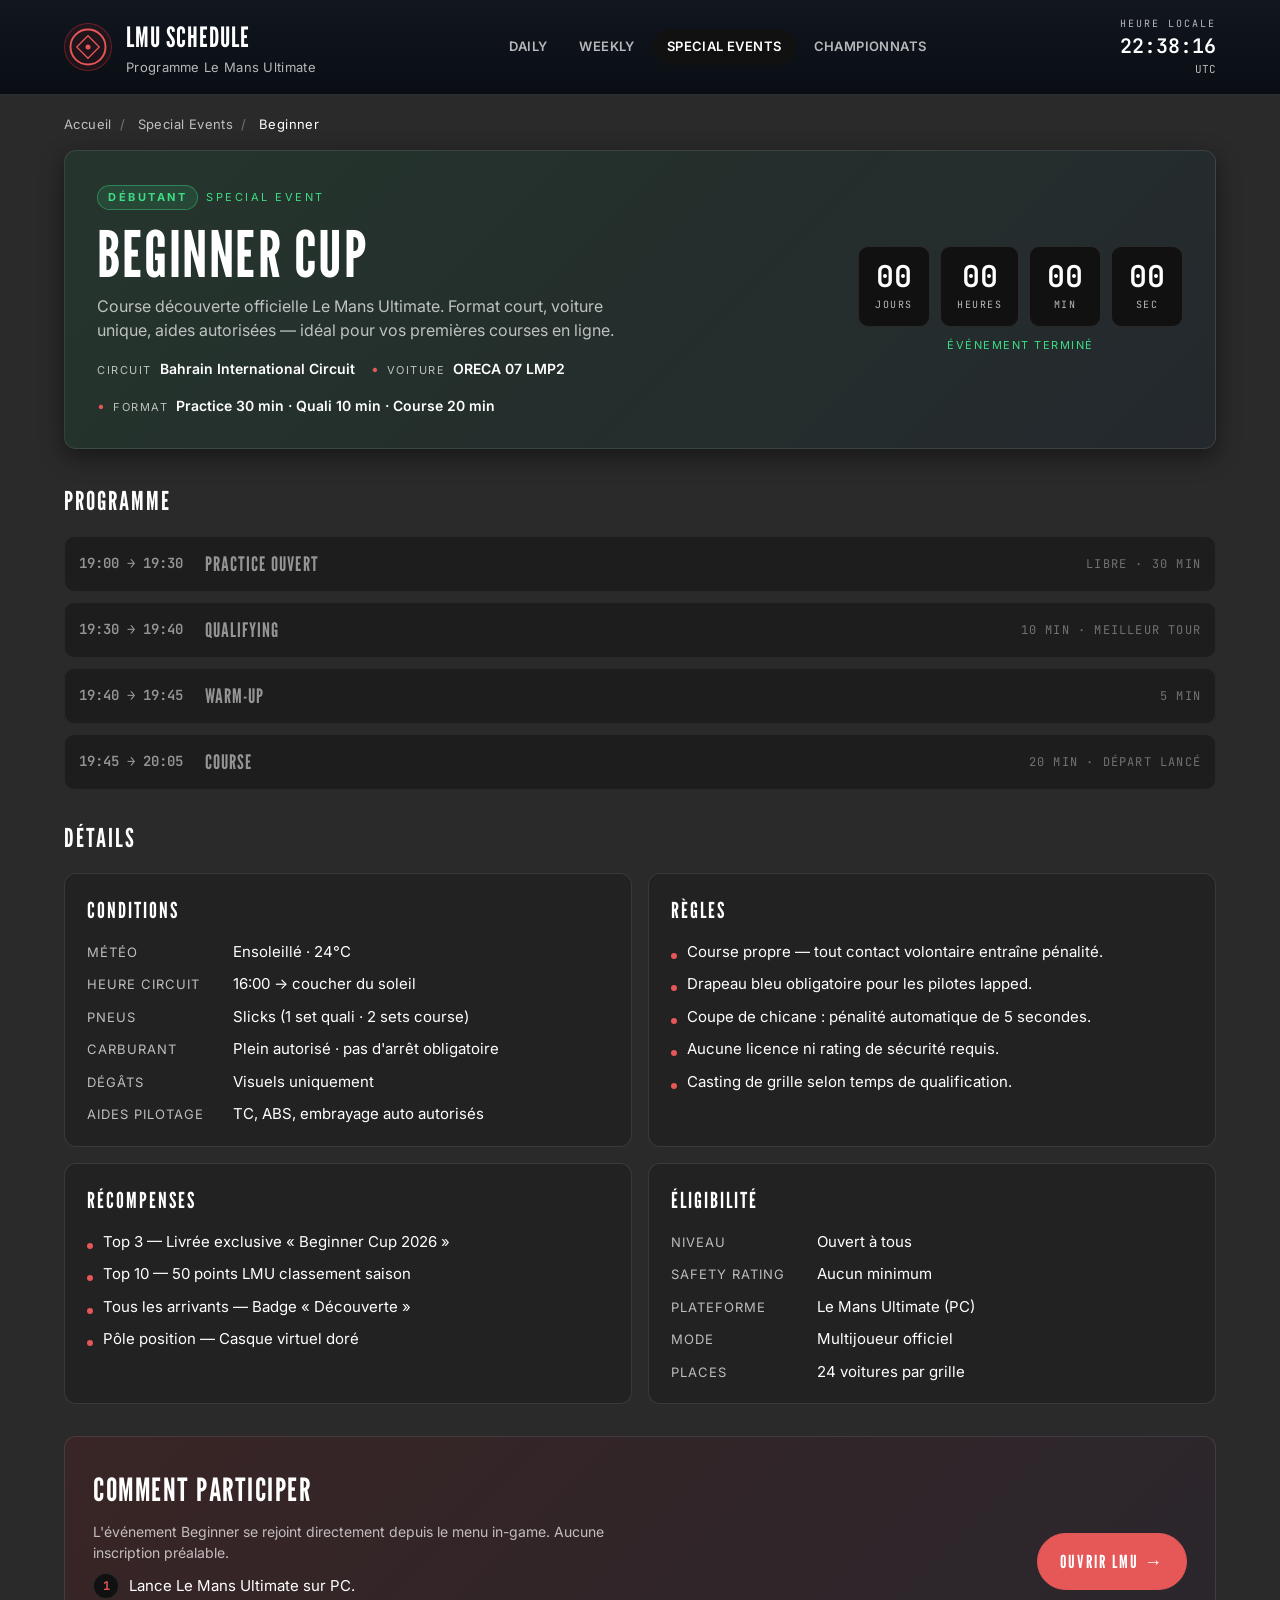
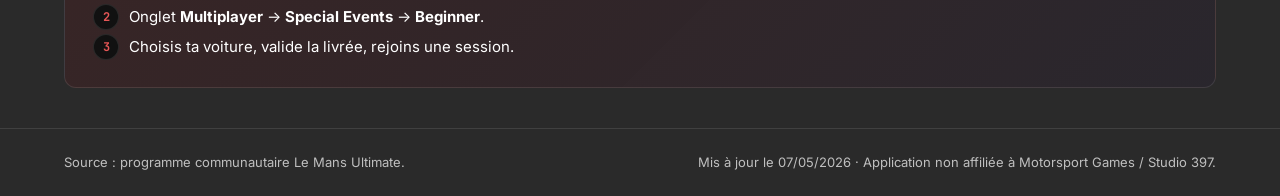
<file: index.html>
<!DOCTYPE html>
<html lang="fr">
<head>
<meta charset="UTF-8" />
<meta name="viewport" content="width=device-width, initial-scale=1.0" />
<title>Beginner — Special Event · LMU Schedule</title>
<meta name="description" content="Special Event Beginner pour Le Mans Ultimate : programme, règles, conditions et récompenses de la course découverte officielle." />
<link rel="preconnect" href="https://fonts.googleapis.com" />
<link rel="preconnect" href="https://fonts.gstatic.com" crossorigin />
<link href="https://fonts.googleapis.com/css2?family=League+Gothic:wdth@75..100&family=Inter:wght@400;500;600;700&family=JetBrains+Mono:wght@400;600&display=swap" rel="stylesheet" />
<style>

:root {
  --primary-color: #e65757;
  --primary-dark: #c94040;
  --secondary-color: #4f94ef;
  --dark-bg: #2a2a2a;
  --darker-bg: #222222;
  --darkest-bg: #111111;
  --card-bg: rgba(17, 17, 17, 0.95);
  --nav-bg: rgba(0, 0, 0, 0.7);
  --text-color: #ffffff;
  --text-muted: rgba(255, 255, 255, 0.7);
  --border-color: rgba(255, 255, 255, 0.1);
  --active-bg: rgba(255, 255, 255, 0.2);

  --bg: var(--dark-bg);
  --bg-2: var(--darker-bg);
  --bg-3: var(--darkest-bg);
  --border: var(--border-color);
  --text: var(--text-color);
  --muted: var(--text-muted);
  --accent: var(--primary-color);
  --accent-2: #ffb84d;
  --green: #3ddc84;
  --blue: var(--secondary-color);
  --purple: #b87cff;
  --shadow: 0 8px 24px rgba(0,0,0,0.45);
  --radius: 12px;
  --font-display: 'League Gothic', 'Oswald', 'Bebas Neue', Impact, sans-serif;
  --font-body: 'Inter', system-ui, -apple-system, Segoe UI, Roboto, sans-serif;
}
* { box-sizing: border-box; margin: 0; padding: 0; }
html { font-size: 16px; }
@media (max-width: 992px) { html { font-size: 14px; } }
@media (max-width: 768px) { html { font-size: 12px; } }
html, body {
  background: var(--dark-bg); color: var(--text);
  font-family: var(--font-body);
  line-height: 1.5; min-height: 100vh;
  overflow-x: hidden;
}
.container { max-width: 1200px; margin: 0 auto; padding: 0 24px; }

.site-header {
  background: linear-gradient(180deg, #11161f 0%, #0a0e14 100%);
  border-bottom: 1px solid var(--border);
  position: sticky; top: 0; z-index: 50;
  backdrop-filter: blur(8px);
}
.header-inner { display: flex; align-items: center; justify-content: space-between; padding: 16px 24px; gap: 24px; }
.brand { display: flex; align-items: center; gap: 14px; text-decoration: none; color: inherit; }
.brand-logo {
  color: var(--accent);
  display: grid; place-items: center;
  width: 48px; height: 48px;
  background: rgba(255, 60, 60, 0.08);
  border: 1px solid rgba(255, 60, 60, 0.3);
  border-radius: 50%;
}
.brand h1 { margin: 0; font-family: var(--font-display); font-size: 28px; font-weight: 400; letter-spacing: 1px; text-transform: uppercase; }
.tagline { margin: 0; color: var(--muted); font-size: 13px; letter-spacing: 0.3px; }

.nav { display: flex; gap: 4px; align-items: center; }
.nav a {
  color: var(--muted); text-decoration: none;
  padding: 8px 14px; border-radius: 999px;
  font-weight: 600; font-size: 13px; letter-spacing: 0.4px; text-transform: uppercase;
  transition: all 0.15s ease;
}
.nav a:hover { color: var(--text); }
.nav a.active { background: var(--bg-3); color: var(--text); }

.clock { display: flex; flex-direction: column; align-items: flex-end; font-family: 'JetBrains Mono', monospace; }
.clock-label { font-size: 10px; letter-spacing: 2px; color: var(--muted); }
.clock-time { font-size: 20px; font-weight: 600; color: var(--text); }
.clock-tz { font-size: 11px; color: var(--muted); }

.live-banner { background: linear-gradient(90deg, rgba(255,60,60,0.18), rgba(255,60,60,0)); border-bottom: 1px solid rgba(255,60,60,0.4); }
.live-banner-inner { display: flex; align-items: center; gap: 12px; padding: 12px 24px; font-size: 15px; }
.live-dot { width: 10px; height: 10px; border-radius: 50%; background: var(--accent); box-shadow: 0 0 0 0 rgba(255,60,60,0.7); animation: pulse 1.6s infinite; }
@keyframes pulse {
  0%   { box-shadow: 0 0 0 0 rgba(255,60,60,0.7); }
  70%  { box-shadow: 0 0 0 14px rgba(255,60,60,0); }
  100% { box-shadow: 0 0 0 0 rgba(255,60,60,0); }
}

.breadcrumb { padding: 20px 0 0; font-size: 13px; color: var(--muted); letter-spacing: 0.4px; }
.breadcrumb a { color: var(--muted); text-decoration: none; }
.breadcrumb a:hover { color: var(--text); }
.breadcrumb .sep { margin: 0 8px; opacity: 0.5; }
.breadcrumb .here { color: var(--text); }

.hero {
  margin: 16px 0 32px;
  background: linear-gradient(135deg, rgba(61,220,132,0.10), rgba(77,163,255,0.05)), var(--bg-2);
  border: 1px solid var(--border); border-radius: var(--radius);
  padding: 32px;
  display: grid; grid-template-columns: 1fr auto;
  gap: 32px; align-items: center; box-shadow: var(--shadow);
}
.hero-label {
  display: inline-flex; align-items: center; gap: 8px;
  font-size: 11px; letter-spacing: 2.5px; color: var(--green);
  margin-bottom: 12px;
}
.hero-label .badge-level {
  padding: 3px 10px; border-radius: 999px;
  background: rgba(61,220,132,0.12); border: 1px solid rgba(61,220,132,0.4);
  color: var(--green); font-weight: 700;
}
.hero-title { margin: 0 0 8px; font-family: var(--font-display); font-size: 64px; font-weight: 400; letter-spacing: 1.5px; line-height: 1; text-transform: uppercase; }
.hero-sub { margin: 0 0 16px; color: var(--muted); font-size: 16px; max-width: 560px; }
.hero-meta { color: var(--text); font-size: 14px; display: flex; flex-wrap: wrap; gap: 16px; }
.hero-meta span::before { content: "•"; margin-right: 8px; color: var(--accent); }
.hero-meta span:first-child::before { display: none; }
.hero-meta strong { color: var(--text); font-weight: 600; }
.hero-meta .label { color: var(--muted); margin-right: 4px; text-transform: uppercase; font-size: 11px; letter-spacing: 1.5px; }

.countdown { display: flex; gap: 10px; }
.countdown-unit {
  background: var(--bg-3); border: 1px solid var(--border);
  border-radius: 10px; padding: 14px 16px;
  text-align: center; min-width: 72px;
  font-family: 'JetBrains Mono', monospace;
}
.countdown-value { display: block; font-size: 30px; font-weight: 600; color: var(--text); line-height: 1; }
.countdown-label { display: block; font-size: 10px; letter-spacing: 1.5px; color: var(--muted); margin-top: 6px; }
.countdown-caption { font-size: 11px; letter-spacing: 1.5px; color: var(--muted); text-align: center; margin-top: 10px; text-transform: uppercase; }
.hero.live { border-color: var(--accent); background: linear-gradient(135deg, rgba(255,60,60,0.14), rgba(255,184,77,0.05)), var(--bg-2); }
.hero.live .hero-label { color: var(--accent); }
.hero.live .hero-label .badge-level { color: var(--accent); background: rgba(255,60,60,0.10); border-color: rgba(255,60,60,0.4); }
.hero.ended .countdown-caption { color: var(--green); }

.grid {
  display: grid; gap: 16px;
  grid-template-columns: repeat(2, 1fr);
  margin-bottom: 32px;
}
.info-card {
  background: var(--bg-2); border: 1px solid var(--border);
  border-radius: var(--radius); padding: 20px 22px;
}
.info-card h2 {
  margin: 0 0 14px; font-family: var(--font-display);
  font-size: 22px; font-weight: 400;
  letter-spacing: 2px; text-transform: uppercase; color: var(--text);
}
.info-card ul { list-style: none; padding: 0; margin: 0; display: grid; gap: 10px; }
.info-card li { display: flex; gap: 10px; align-items: baseline; font-size: 15px; }
.info-card li::before {
  content: ""; width: 6px; height: 6px; border-radius: 50%;
  background: var(--accent); flex: 0 0 auto;
  transform: translateY(2px);
}
.info-card .k { color: var(--muted); min-width: 130px; font-size: 13px; text-transform: uppercase; letter-spacing: 1px; }
.info-card .v { color: var(--text); }
.info-card.kv li::before { display: none; }
.info-card.kv li { gap: 16px; }

.sessions { list-style: none; padding: 0; margin: 0; display: grid; gap: 10px; }
.session {
  display: grid; grid-template-columns: 110px 1fr auto;
  gap: 16px; align-items: center;
  background: var(--bg-3); border: 1px solid var(--border);
  border-radius: 10px; padding: 12px 14px;
  font-family: 'JetBrains Mono', monospace; font-size: 14px;
  transition: border-color 0.15s ease;
}
.session.live { border-color: var(--accent); background: linear-gradient(90deg, rgba(255,60,60,0.10), var(--bg-3) 30%); }
.session.past { opacity: 0.5; }
.session-time { color: var(--text); font-weight: 600; }
.session-name { font-family: var(--font-display); font-weight: 400; font-size: 20px; letter-spacing: 1px; text-transform: uppercase; }
.session-meta { color: var(--muted); font-size: 12px; text-transform: uppercase; letter-spacing: 1.2px; text-align: right; }
.session.live .session-meta { color: var(--accent); font-weight: 700; }

.cta {
  background: linear-gradient(135deg, rgba(255,60,60,0.10), rgba(184,124,255,0.05)), var(--bg-2);
  border: 1px solid var(--border); border-radius: var(--radius);
  padding: 28px; margin-bottom: 40px;
  display: grid; grid-template-columns: 1fr auto;
  gap: 24px; align-items: center;
}
.cta h2 { margin: 0 0 8px; font-family: var(--font-display); font-size: 32px; font-weight: 400; letter-spacing: 1.5px; text-transform: uppercase; }
.cta p { margin: 0; color: var(--muted); font-size: 14px; max-width: 520px; }
.cta-btn {
  display: inline-flex; align-items: center; gap: 8px;
  background: var(--primary-color); color: white;
  border: 1px solid var(--primary-color);
  padding: 14px 22px; border-radius: 999px;
  font-family: var(--font-display); font-weight: 400; font-size: 18px;
  letter-spacing: 2px; text-transform: uppercase;
  text-decoration: none; transition: transform 0.15s ease, box-shadow 0.15s ease, background 0.15s ease;
}
.cta-btn:hover { transform: translateY(-1px); background: var(--primary-dark); border-color: var(--primary-dark); box-shadow: 0 8px 20px rgba(230,87,87,0.30); }

.steps { list-style: none; padding: 0; margin: 12px 0 0; display: grid; gap: 8px; counter-reset: step; }
.steps li {
  position: relative; padding-left: 36px;
  font-size: 15px; color: var(--text);
  counter-increment: step;
}
.steps li::before {
  content: counter(step);
  position: absolute; left: 0; top: -2px;
  width: 24px; height: 24px;
  display: grid; place-items: center;
  background: var(--bg-3); border: 1px solid var(--border);
  border-radius: 50%; font-size: 12px; color: var(--accent);
  font-family: 'JetBrains Mono', monospace; font-weight: 700;
}

.section-title { font-family: var(--font-display); font-size: 26px; font-weight: 400; letter-spacing: 2px; text-transform: uppercase; color: var(--text); margin: 28px 0 16px; }

.site-footer { border-top: 1px solid var(--border); margin-top: auto; padding: 24px 0; }
.footer-inner { display: flex; justify-content: space-between; flex-wrap: wrap; gap: 8px; font-size: 13px; color: var(--muted); }
.muted { color: var(--muted); }

@media (max-width: 820px) {
  .header-inner { flex-direction: column; align-items: flex-start; gap: 12px; }
  .nav { flex-wrap: wrap; }
  .clock { align-items: flex-start; }
  .hero { grid-template-columns: 1fr; padding: 24px; }
  .hero-title { font-size: 30px; }
  .countdown { justify-content: flex-start; flex-wrap: wrap; }
  .grid { grid-template-columns: 1fr; }
  .cta { grid-template-columns: 1fr; }
  .session { grid-template-columns: 1fr; gap: 4px; text-align: left; }
  .session-meta { text-align: left; }
}

</style>
</head>
<body>
<header class="site-header">
  <div class="container header-inner">
    <a href="/" class="brand">
      <div class="brand-logo" aria-hidden="true">
        <svg viewBox="0 0 64 64" width="40" height="40">
          <circle cx="32" cy="32" r="28" fill="none" stroke="currentColor" stroke-width="3"/>
          <path d="M14 32 L32 14 L50 32 L32 50 Z" fill="none" stroke="currentColor" stroke-width="2"/>
          <circle cx="32" cy="32" r="4" fill="currentColor"/>
        </svg>
      </div>
      <div class="brand-text">
        <h1>LMU Schedule</h1>
        <p class="tagline">Programme Le Mans Ultimate</p>
      </div>
    </a>
    <nav class="nav" aria-label="Navigation principale">
      <a href="#">Daily</a>
      <a href="#">Weekly</a>
      <a href="#" class="active">Special Events</a>
      <a href="#">Championnats</a>
    </nav>
    <div class="clock" id="liveClock">
      <span class="clock-label">HEURE LOCALE</span>
      <span class="clock-time" id="clockTime">--:--:--</span>
      <span class="clock-tz" id="clockTz">UTC</span>
    </div>
  </div>
</header>

<section class="live-banner" id="liveBanner" hidden>
  <div class="container live-banner-inner">
    <span class="live-dot"></span>
    <strong>EN DIRECT :</strong>
    <span id="liveTitle"></span>
  </div>
</section>

<main class="container">
  <p class="breadcrumb">
    <a href="#">Accueil</a><span class="sep">/</span>
    <a href="#">Special Events</a><span class="sep">/</span>
    <span class="here">Beginner</span>
  </p>

  <section class="hero" id="hero">
    <div class="hero-body">
      <div class="hero-label">
        <span class="badge-level">DÉBUTANT</span>
        SPECIAL EVENT
      </div>
      <h1 class="hero-title" id="eventTitle">Beginner Cup</h1>
      <p class="hero-sub" id="eventSub">
        Course découverte officielle Le Mans Ultimate. Format court, voiture unique, aides autorisées —
        idéal pour vos premières courses en ligne.
      </p>
      <div class="hero-meta">
        <span><span class="label">Circuit</span> <strong id="metaTrack">Bahrain International Circuit</strong></span>
        <span><span class="label">Voiture</span> <strong id="metaCar">ORECA 07 LMP2</strong></span>
        <span><span class="label">Format</span> <strong id="metaFormat">Practice 30 min · Quali 10 min · Course 20 min</strong></span>
      </div>
    </div>
    <div class="hero-aside">
      <div class="countdown" id="countdown">
        <div class="countdown-unit"><span class="countdown-value" data-cd="days">--</span><span class="countdown-label">JOURS</span></div>
        <div class="countdown-unit"><span class="countdown-value" data-cd="hours">--</span><span class="countdown-label">HEURES</span></div>
        <div class="countdown-unit"><span class="countdown-value" data-cd="minutes">--</span><span class="countdown-label">MIN</span></div>
        <div class="countdown-unit"><span class="countdown-value" data-cd="seconds">--</span><span class="countdown-label">SEC</span></div>
      </div>
      <p class="countdown-caption" id="countdownCaption">DÉBUT DE L'ÉVÉNEMENT</p>
    </div>
  </section>

  <h2 class="section-title">Programme</h2>
  <ul class="sessions" id="sessions"></ul>

  <h2 class="section-title">Détails</h2>
  <div class="grid">
    <div class="info-card kv">
      <h2>Conditions</h2>
      <ul>
        <li><span class="k">Météo</span><span class="v">Ensoleillé · 24°C</span></li>
        <li><span class="k">Heure circuit</span><span class="v">16:00 → coucher du soleil</span></li>
        <li><span class="k">Pneus</span><span class="v">Slicks (1 set quali · 2 sets course)</span></li>
        <li><span class="k">Carburant</span><span class="v">Plein autorisé · pas d'arrêt obligatoire</span></li>
        <li><span class="k">Dégâts</span><span class="v">Visuels uniquement</span></li>
        <li><span class="k">Aides pilotage</span><span class="v">TC, ABS, embrayage auto autorisés</span></li>
      </ul>
    </div>
    <div class="info-card">
      <h2>Règles</h2>
      <ul>
        <li>Course propre — tout contact volontaire entraîne pénalité.</li>
        <li>Drapeau bleu obligatoire pour les pilotes lapped.</li>
        <li>Coupe de chicane : pénalité automatique de 5 secondes.</li>
        <li>Aucune licence ni rating de sécurité requis.</li>
        <li>Casting de grille selon temps de qualification.</li>
      </ul>
    </div>
    <div class="info-card">
      <h2>Récompenses</h2>
      <ul>
        <li>Top 3 — Livrée exclusive « Beginner Cup 2026 »</li>
        <li>Top 10 — 50 points LMU classement saison</li>
        <li>Tous les arrivants — Badge « Découverte »</li>
        <li>Pôle position — Casque virtuel doré</li>
      </ul>
    </div>
    <div class="info-card kv">
      <h2>Éligibilité</h2>
      <ul>
        <li><span class="k">Niveau</span><span class="v">Ouvert à tous</span></li>
        <li><span class="k">Safety Rating</span><span class="v">Aucun minimum</span></li>
        <li><span class="k">Plateforme</span><span class="v">Le Mans Ultimate (PC)</span></li>
        <li><span class="k">Mode</span><span class="v">Multijoueur officiel</span></li>
        <li><span class="k">Places</span><span class="v">24 voitures par grille</span></li>
      </ul>
    </div>
  </div>

  <section class="cta">
    <div>
      <h2>Comment participer</h2>
      <p>L'événement Beginner se rejoint directement depuis le menu in-game. Aucune inscription préalable.</p>
      <ol class="steps">
        <li>Lance Le Mans Ultimate sur PC.</li>
        <li>Onglet <strong>Multiplayer</strong> → <strong>Special Events</strong> → <strong>Beginner</strong>.</li>
        <li>Choisis ta voiture, valide la livrée, rejoins une session.</li>
      </ol>
    </div>
    <a class="cta-btn" href="https://lemansultimate.com/" target="_blank" rel="noopener noreferrer">
      Ouvrir LMU →
    </a>
  </section>
</main>

<footer class="site-footer">
  <div class="container footer-inner">
    <p>Source : programme communautaire Le Mans Ultimate.</p>
    <p class="muted">Mis à jour le <span id="lastUpdated">07/05/2026</span> · Application non affiliée à Motorsport Games / Studio 397.</p>
  </div>
</footer>

<script type="application/json" id="eventData">{
  "name": "Beginner Cup",
  "track": "Bahrain International Circuit",
  "car": "ORECA 07 LMP2",
  "format": "Practice 30 min · Quali 10 min · Course 20 min",
  "start": "2026-05-09T19:00:00Z",
  "end":   "2026-05-09T20:05:00Z",
  "sessions": [
    { "name": "Practice ouvert", "start": "2026-05-09T19:00:00Z", "end": "2026-05-09T19:30:00Z", "meta": "Libre · 30 min" },
    { "name": "Qualifying",      "start": "2026-05-09T19:30:00Z", "end": "2026-05-09T19:40:00Z", "meta": "10 min · meilleur tour" },
    { "name": "Warm-up",         "start": "2026-05-09T19:40:00Z", "end": "2026-05-09T19:45:00Z", "meta": "5 min" },
    { "name": "Course",          "start": "2026-05-09T19:45:00Z", "end": "2026-05-09T20:05:00Z", "meta": "20 min · départ lancé" }
  ]
}</script>
<script>

'use strict';

const event = JSON.parse(document.getElementById('eventData').textContent);
event.start = new Date(event.start);
event.end   = new Date(event.end);
event.sessions = event.sessions.map(s => ({
  ...s,
  start: new Date(s.start),
  end:   new Date(s.end)
}));

function boot() {
  startClock();
  renderSessions();
  tick();
  setInterval(tick, 1000);
}

function startClock() {
  const tzEl = document.getElementById('clockTz');
  tzEl.textContent = Intl.DateTimeFormat().resolvedOptions().timeZone;
}

function tick() {
  const now = new Date();
  document.getElementById('clockTime').textContent =
    now.toLocaleTimeString('fr-FR', { hour12: false });

  const live   = now >= event.start && now <= event.end;
  const ended  = now > event.end;
  const target = live ? event.end : event.start;
  const cd     = computeCountdown(target - now);

  document.querySelector('[data-cd="days"]').textContent    = pad(cd.days);
  document.querySelector('[data-cd="hours"]').textContent   = pad(cd.hours);
  document.querySelector('[data-cd="minutes"]').textContent = pad(cd.minutes);
  document.querySelector('[data-cd="seconds"]').textContent = pad(cd.seconds);

  const hero = document.getElementById('hero');
  hero.classList.toggle('live', live);
  hero.classList.toggle('ended', ended);

  const caption = document.getElementById('countdownCaption');
  caption.textContent = ended
    ? 'ÉVÉNEMENT TERMINÉ'
    : live
      ? 'FIN DE LA COURSE DANS'
      : 'DÉBUT DE L’ÉVÉNEMENT';

  const banner = document.getElementById('liveBanner');
  if (live) {
    banner.hidden = false;
    document.getElementById('liveTitle').textContent =
      `${event.name} — ${currentSessionName(now) || 'session en cours'}`;
  } else {
    banner.hidden = true;
  }

  updateSessionStates(now);
}

function renderSessions() {
  const root = document.getElementById('sessions');
  root.innerHTML = event.sessions.map((s, i) => `
    <li class="session" data-idx="${i}">
      <span class="session-time">${formatTimeRange(s.start, s.end)}</span>
      <span class="session-name">${s.name}</span>
      <span class="session-meta">${s.meta}</span>
    </li>
  `).join('');
}

function updateSessionStates(now) {
  event.sessions.forEach((s, i) => {
    const el = document.querySelector(`.session[data-idx="${i}"]`);
    if (!el) return;
    el.classList.toggle('live', now >= s.start && now <= s.end);
    el.classList.toggle('past', now > s.end);
    if (now >= s.start && now <= s.end) {
      el.querySelector('.session-meta').textContent = `EN COURS · fin ${formatTime(s.end)}`;
    } else {
      el.querySelector('.session-meta').textContent = s.meta;
    }
  });
}

function currentSessionName(now) {
  const s = event.sessions.find(x => now >= x.start && now <= x.end);
  return s ? s.name : null;
}

function pad(n) { return String(n).padStart(2, '0'); }

function computeCountdown(ms) {
  if (ms < 0) ms = 0;
  const s = Math.floor(ms / 1000);
  return {
    days:    Math.floor(s / 86400),
    hours:   Math.floor((s % 86400) / 3600),
    minutes: Math.floor((s % 3600) / 60),
    seconds: s % 60
  };
}

function formatTime(d) {
  return d.toLocaleTimeString('fr-FR', { hour: '2-digit', minute: '2-digit' });
}

function formatTimeRange(a, b) {
  return `${formatTime(a)} → ${formatTime(b)}`;
}

boot();

</script>
</body>
</html>
</file>
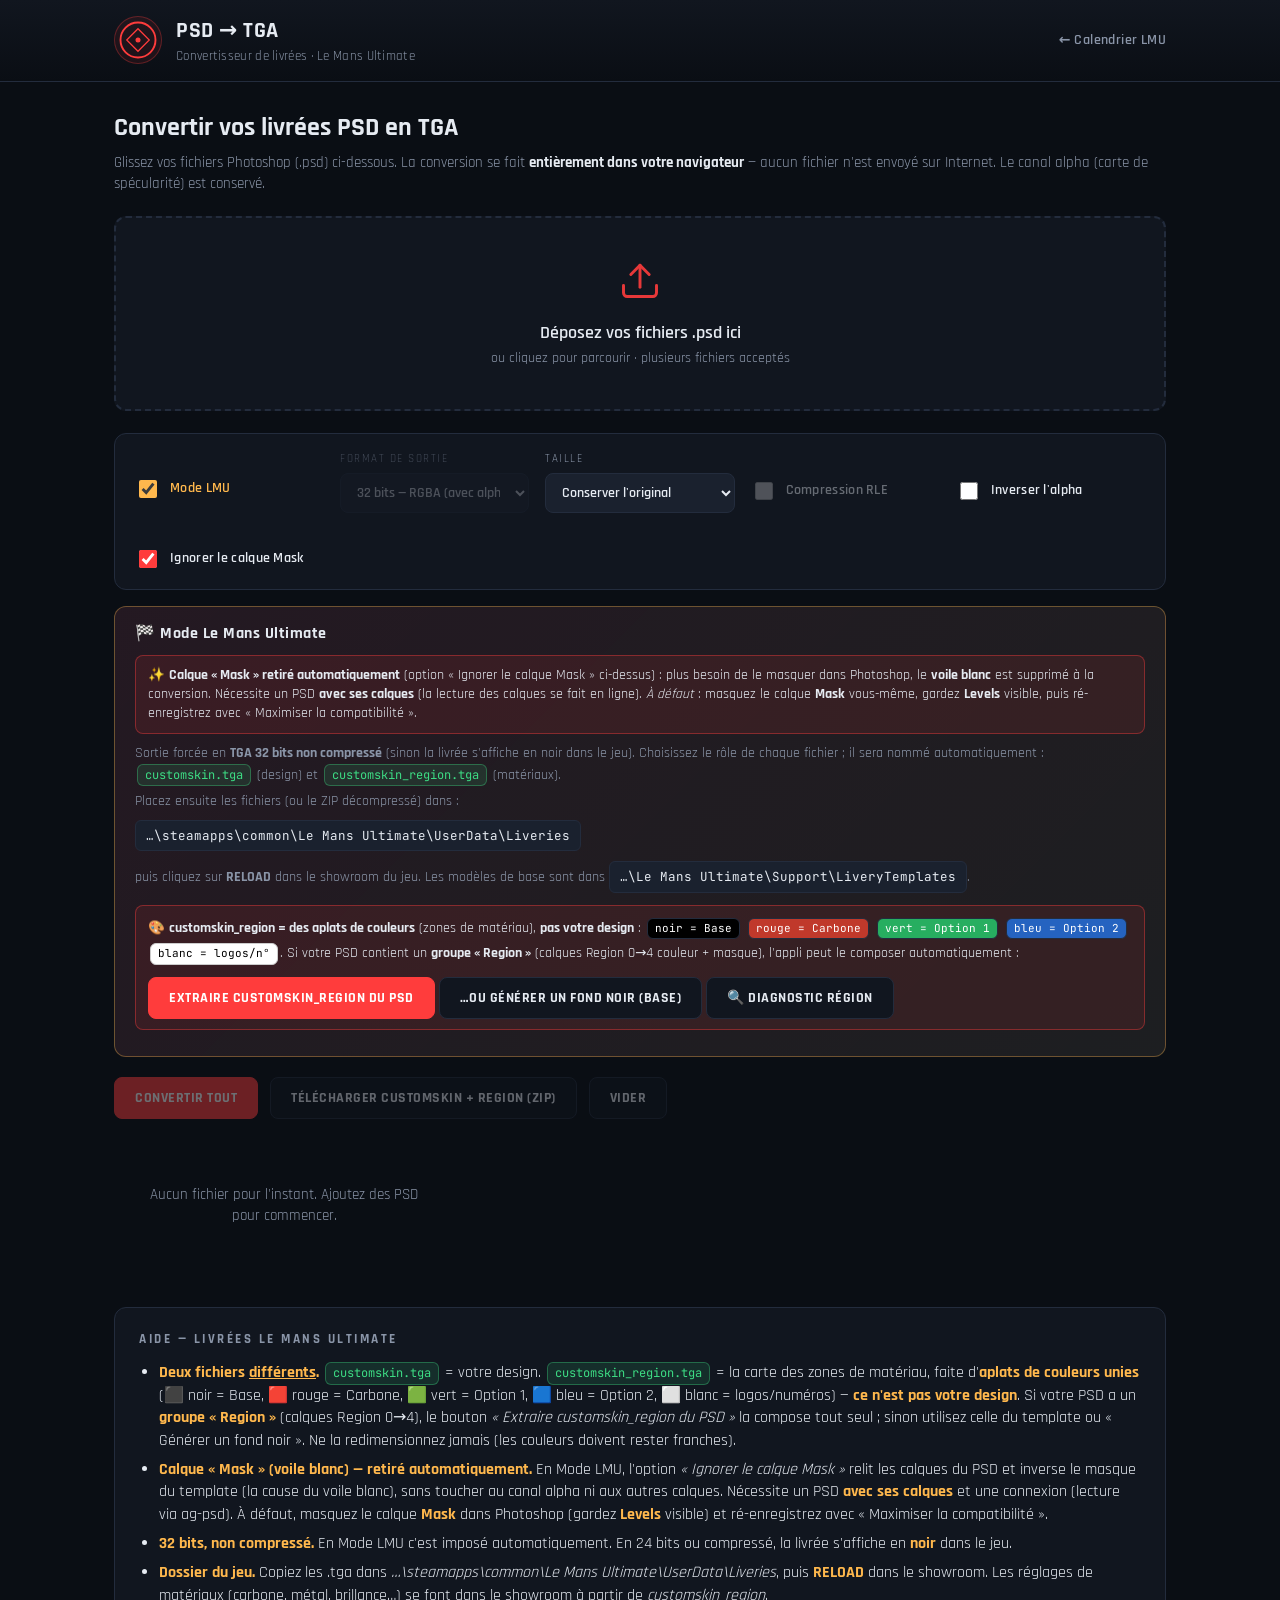
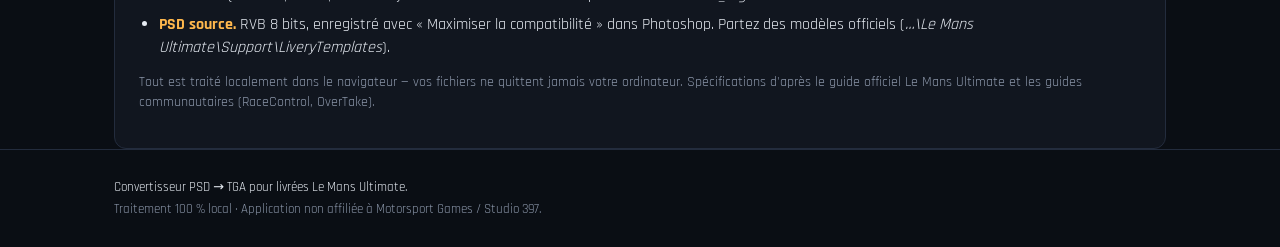
<file: psd-to-tga.html>
<!DOCTYPE html>
<html lang="fr">
<head>
<meta charset="UTF-8" />
<meta name="viewport" content="width=device-width, initial-scale=1.0" />
<title>Convertisseur PSD → TGA — Le Mans Ultimate</title>
<meta name="description" content="Convertisseur de livrées PSD vers TGA pour Le Mans Ultimate (LMU). 100% navigateur, hors-ligne, conserve le canal alpha (carte de spécularité)." />
<link rel="preconnect" href="https://fonts.googleapis.com" />
<link rel="preconnect" href="https://fonts.gstatic.com" crossorigin />
<link href="https://fonts.googleapis.com/css2?family=Rajdhani:wght@400;500;600;700&family=JetBrains+Mono:wght@400;600&display=swap" rel="stylesheet" />
<style>
:root {
  --bg: #0a0e14;
  --bg-2: #11161f;
  --bg-3: #1a212e;
  --border: #232c3d;
  --text: #e6ebf2;
  --muted: #8a95a8;
  --accent: #ff3c3c;
  --accent-2: #ffb84d;
  --green: #3ddc84;
  --blue: #4da3ff;
  --purple: #b87cff;
  --shadow: 0 8px 24px rgba(0,0,0,0.35);
  --radius: 12px;
}
* { box-sizing: border-box; }
html, body {
  margin: 0; padding: 0;
  background: var(--bg); color: var(--text);
  font-family: 'Rajdhani', system-ui, -apple-system, Segoe UI, Roboto, sans-serif;
  font-size: 16px; line-height: 1.4; min-height: 100vh;
  display: flex; flex-direction: column;
}
.container { max-width: 1100px; margin: 0 auto; padding: 0 24px; width: 100%; }
a { color: var(--blue); }

.site-header {
  background: linear-gradient(180deg, #11161f 0%, #0a0e14 100%);
  border-bottom: 1px solid var(--border);
  position: sticky; top: 0; z-index: 50;
  backdrop-filter: blur(8px);
}
.header-inner { display: flex; align-items: center; justify-content: space-between; padding: 16px 24px; gap: 24px; }
.brand { display: flex; align-items: center; gap: 14px; }
.brand-logo {
  color: var(--accent);
  display: grid; place-items: center;
  width: 48px; height: 48px;
  background: rgba(255, 60, 60, 0.08);
  border: 1px solid rgba(255, 60, 60, 0.3);
  border-radius: 50%;
}
.brand h1 { margin: 0; font-size: 22px; font-weight: 700; letter-spacing: 0.5px; text-transform: uppercase; }
.tagline { margin: 0; color: var(--muted); font-size: 13px; letter-spacing: 0.3px; }
.nav-link { color: var(--muted); text-decoration: none; font-weight: 600; font-size: 14px; letter-spacing: 0.4px; }
.nav-link:hover { color: var(--accent-2); }

main { flex: 1; padding-bottom: 48px; }

.intro { margin: 28px 0 8px; }
.intro p { color: var(--muted); margin: 6px 0 0; font-size: 15px; }

/* Drop zone */
.dropzone {
  margin: 22px 0;
  border: 2px dashed var(--border);
  border-radius: var(--radius);
  background: var(--bg-2);
  padding: 40px 24px;
  text-align: center;
  cursor: pointer;
  transition: all .15s ease;
}
.dropzone:hover { border-color: var(--accent); background: var(--bg-3); }
.dropzone.drag { border-color: var(--accent); background: rgba(255,60,60,0.06); transform: scale(1.005); }
.dropzone svg { color: var(--accent); opacity: .9; }
.dropzone .dz-title { font-size: 18px; font-weight: 600; margin: 10px 0 4px; }
.dropzone .dz-sub { color: var(--muted); font-size: 14px; }

/* Options */
.options {
  display: grid;
  grid-template-columns: repeat(auto-fit, minmax(180px, 1fr));
  gap: 16px;
  background: var(--bg-2);
  border: 1px solid var(--border);
  border-radius: var(--radius);
  padding: 18px 20px;
}
.opt label { display: block; font-size: 11px; letter-spacing: 1.5px; text-transform: uppercase; color: var(--muted); margin-bottom: 6px; }
.opt select {
  width: 100%; background: var(--bg-3); color: var(--text);
  border: 1px solid var(--border); border-radius: 8px;
  padding: 9px 12px; font-family: inherit; font-size: 14px; font-weight: 600;
}
.opt select:focus { outline: none; border-color: var(--accent); }
.opt.check { display: flex; align-items: center; gap: 10px; padding-top: 18px; }
.opt.check input { width: 18px; height: 18px; accent-color: var(--accent); cursor: pointer; }
.opt.check label { margin: 0; text-transform: none; letter-spacing: .3px; font-size: 14px; color: var(--text); font-weight: 600; cursor: pointer; }
.opt.check.lmu { padding-top: 14px; }
.opt.check.lmu input { accent-color: var(--accent-2); }
.opt.check.lmu label { color: var(--accent-2); }
.opt.disabled { opacity: .4; pointer-events: none; }

/* Encart Mode LMU */
.lmu-info {
  margin-top: 16px; padding: 16px 20px;
  background: linear-gradient(135deg, rgba(255,60,60,.08), rgba(255,184,77,.05)), var(--bg-2);
  border: 1px solid rgba(255,184,77,.35); border-radius: var(--radius);
}
.lmu-info-title { font-weight: 700; letter-spacing: .5px; margin-bottom: 4px; }
.lmu-info p { margin: 6px 0; color: var(--muted); font-size: 14px; }
.lmu-warn {
  margin: 10px 0 !important; padding: 10px 12px; color: var(--text) !important;
  background: rgba(255,60,60,.10); border: 1px solid rgba(255,60,60,.4);
  border-radius: 8px; font-size: 13.5px !important;
}
.lmu-info code {
  display: inline-block; background: var(--bg-3); border: 1px solid var(--border);
  border-radius: 6px; padding: 6px 10px; margin: 2px 0;
  font-family: 'JetBrains Mono', monospace; font-size: 12.5px; color: var(--text); word-break: break-all;
}
.tag-file {
  display: inline-block; font-family: 'JetBrains Mono', monospace; font-size: 12px;
  background: rgba(61,220,132,.12); color: var(--green);
  border: 1px solid rgba(61,220,132,.35); border-radius: 6px; padding: 2px 7px; margin: 0 2px;
}
.reg {
  display: inline-block; font-family: 'JetBrains Mono', monospace; font-size: 11px;
  color: #fff; border: 1px solid var(--border); border-radius: 6px; padding: 2px 7px; margin: 2px;
}
.card-role {
  width: 100%; background: var(--bg-3); color: var(--text);
  border: 1px solid var(--border); border-radius: 7px; padding: 7px 9px;
  font-family: inherit; font-size: 13px; font-weight: 600;
}
.card-role:focus { outline: none; border-color: var(--accent-2); }
.masknote { font-family: 'JetBrains Mono', monospace; font-size: 11px; color: var(--muted); margin-top: 2px; }
.masknote.ok { color: var(--green); }
.masknote.warn { color: var(--accent-2); }

.actions { display: flex; flex-wrap: wrap; gap: 12px; align-items: center; margin: 20px 0; }
.btn {
  background: var(--accent); color: #fff; border: 1px solid var(--accent);
  padding: 11px 20px; border-radius: 8px; font-family: inherit;
  font-weight: 700; font-size: 14px; letter-spacing: .5px; text-transform: uppercase;
  cursor: pointer; transition: all .15s ease;
}
.btn:hover:not(:disabled) { filter: brightness(1.08); }
.btn:disabled { opacity: .4; cursor: not-allowed; }
.btn.ghost { background: var(--bg-2); color: var(--text); border-color: var(--border); }
.btn.ghost:hover:not(:disabled) { border-color: var(--accent); }
.status-line { color: var(--muted); font-size: 14px; margin-left: auto; }

/* Results */
.results { display: grid; grid-template-columns: repeat(auto-fill, minmax(260px, 1fr)); gap: 16px; margin-top: 8px; }
.card {
  background: var(--bg-2); border: 1px solid var(--border);
  border-radius: var(--radius); overflow: hidden;
  display: flex; flex-direction: column;
}
.card-preview {
  position: relative; height: 170px;
  display: grid; place-items: center;
  background-color: #1a212e;
  background-image:
    linear-gradient(45deg, #20283600 25%, #20283699 0, #20283699 75%, #20283600 0),
    linear-gradient(45deg, #20283600 25%, #20283699 0, #20283699 75%, #20283600 0);
  background-size: 18px 18px;
  background-position: 0 0, 9px 9px;
  overflow: hidden;
}
.card-preview canvas { max-width: 100%; max-height: 100%; image-rendering: auto; display: block; }
.card-preview .spinner { width: 28px; height: 28px; border: 3px solid var(--border); border-top-color: var(--accent); border-radius: 50%; animation: spin .8s linear infinite; }
@keyframes spin { to { transform: rotate(360deg); } }
.card-body { padding: 12px 14px; display: flex; flex-direction: column; gap: 8px; flex: 1; }
.card-name { font-weight: 600; font-size: 15px; word-break: break-all; }
.card-meta { font-family: 'JetBrains Mono', monospace; font-size: 12px; color: var(--muted); display: flex; flex-wrap: wrap; gap: 4px 12px; }
.badge { display: inline-block; font-size: 11px; font-weight: 600; padding: 2px 8px; border-radius: 999px; letter-spacing: .3px; }
.badge.alpha { background: rgba(61,220,132,.12); color: var(--green); border: 1px solid rgba(61,220,132,.35); }
.badge.noalpha { background: rgba(138,149,168,.12); color: var(--muted); border: 1px solid var(--border); }
.badge.err { background: rgba(255,60,60,.12); color: var(--accent); border: 1px solid rgba(255,60,60,.4); }
.card-err { color: var(--accent); font-size: 13px; }
.card-foot { margin-top: auto; display: flex; gap: 8px; align-items: center; }
.dl {
  flex: 1; text-align: center; text-decoration: none;
  background: var(--bg-3); color: var(--text); border: 1px solid var(--border);
  padding: 9px 12px; border-radius: 8px; font-weight: 700; font-size: 13px;
  letter-spacing: .4px; transition: all .15s ease;
}
.dl:hover { border-color: var(--green); color: var(--green); }
.dl.disabled { opacity: .35; pointer-events: none; }
.icon-btn { background: var(--bg-3); border: 1px solid var(--border); color: var(--muted); border-radius: 8px; width: 36px; height: 36px; cursor: pointer; font-size: 16px; line-height: 1; transition: all .15s ease; }
.icon-btn:hover { color: var(--accent); border-color: var(--accent); }

.empty { color: var(--muted); text-align: center; padding: 30px; font-size: 15px; }

/* Help */
.help { margin-top: 36px; background: var(--bg-2); border: 1px solid var(--border); border-radius: var(--radius); padding: 22px 24px; }
.help h2 { font-size: 13px; letter-spacing: 2.5px; text-transform: uppercase; color: var(--muted); margin: 0 0 14px; }
.help ul { margin: 0; padding-left: 20px; color: var(--text); }
.help li { margin: 7px 0; }
.help li b { color: var(--accent-2); }
.help .note { color: var(--muted); font-size: 14px; margin-top: 14px; }

.site-footer { border-top: 1px solid var(--border); margin-top: auto; padding: 24px 0; }
.footer-inner p { margin: 4px 0; font-size: 13px; }
.footer-inner .muted { color: var(--muted); }

@media (max-width: 560px) {
  .header-inner { flex-direction: column; align-items: flex-start; gap: 10px; }
  .status-line { margin-left: 0; }
}
</style>
</head>
<body>
<header class="site-header">
  <div class="container header-inner">
    <div class="brand">
      <div class="brand-logo" aria-hidden="true">
        <svg viewBox="0 0 64 64" width="40" height="40">
          <circle cx="32" cy="32" r="28" fill="none" stroke="currentColor" stroke-width="3"/>
          <path d="M14 32 L32 14 L50 32 L32 50 Z" fill="none" stroke="currentColor" stroke-width="2"/>
          <circle cx="32" cy="32" r="4" fill="currentColor"/>
        </svg>
      </div>
      <div class="brand-text">
        <h1>PSD → TGA</h1>
        <p class="tagline">Convertisseur de livrées · Le Mans Ultimate</p>
      </div>
    </div>
    <a class="nav-link" href="index.html">← Calendrier LMU</a>
  </div>
</header>

<main class="container">
  <section class="intro">
    <h2 style="margin:0;font-size:26px;font-weight:700;">Convertir vos livrées PSD en TGA</h2>
    <p>Glissez vos fichiers Photoshop (.psd) ci-dessous. La conversion se fait <b style="color:var(--text)">entièrement dans votre navigateur</b> — aucun fichier n'est envoyé sur Internet. Le canal alpha (carte de spécularité) est conservé.</p>
  </section>

  <div id="dropzone" class="dropzone" role="button" tabindex="0" aria-label="Ajouter des fichiers PSD">
    <svg width="44" height="44" viewBox="0 0 24 24" fill="none" stroke="currentColor" stroke-width="1.6" stroke-linecap="round" stroke-linejoin="round">
      <path d="M21 15v4a2 2 0 0 1-2 2H5a2 2 0 0 1-2-2v-4"/>
      <polyline points="7 9 12 4 17 9"/>
      <line x1="12" y1="4" x2="12" y2="16"/>
    </svg>
    <div class="dz-title">Déposez vos fichiers .psd ici</div>
    <div class="dz-sub">ou cliquez pour parcourir · plusieurs fichiers acceptés</div>
    <input id="fileInput" type="file" accept=".psd,image/vnd.adobe.photoshop" multiple hidden />
  </div>

  <section class="options" aria-label="Options de conversion">
    <div class="opt check lmu">
      <input type="checkbox" id="optLmu" checked />
      <label for="optLmu">Mode LMU</label>
    </div>
    <div class="opt">
      <label for="optFormat">Format de sortie</label>
      <select id="optFormat">
        <option value="auto">Auto (alpha si présent)</option>
        <option value="32" selected>32 bits — RGBA (avec alpha)</option>
        <option value="24">24 bits — RGB (sans alpha)</option>
      </select>
    </div>
    <div class="opt">
      <label for="optSize">Taille</label>
      <select id="optSize">
        <option value="orig" selected>Conserver l'original</option>
        <option value="4096">4096 px (4K)</option>
        <option value="2048">2048 px (2K)</option>
        <option value="1024">1024 px</option>
        <option value="512">512 px</option>
      </select>
    </div>
    <div class="opt check">
      <input type="checkbox" id="optRle" />
      <label for="optRle">Compression RLE</label>
    </div>
    <div class="opt check">
      <input type="checkbox" id="optInvert" />
      <label for="optInvert">Inverser l'alpha</label>
    </div>
    <div class="opt check" id="optNoMaskWrap">
      <input type="checkbox" id="optNoMask" checked />
      <label for="optNoMask">Ignorer le calque Mask</label>
    </div>
  </section>

  <div id="lmuInfo" class="lmu-info">
    <div class="lmu-info-title">🏁 Mode Le Mans Ultimate</div>
    <p class="lmu-warn">✨ <b>Calque « Mask » retiré automatiquement</b> (option « Ignorer le calque Mask » ci-dessus) : plus besoin de le masquer dans Photoshop, le <b>voile blanc</b> est supprimé à la conversion. Nécessite un PSD <b>avec ses calques</b> (la lecture des calques se fait en ligne). <i>À défaut</i> : masquez le calque <b>Mask</b> vous-même, gardez <b>Levels</b> visible, puis ré-enregistrez avec « Maximiser la compatibilité ».</p>
    <p>Sortie forcée en <b>TGA 32 bits non compressé</b> (sinon la livrée s'affiche en noir dans le jeu). Choisissez le rôle de chaque fichier ; il sera nommé automatiquement :
       <span class="tag-file">customskin.tga</span> (design) et <span class="tag-file">customskin_region.tga</span> (matériaux).</p>
    <p>Placez ensuite les fichiers (ou le ZIP décompressé) dans :</p>
    <code>…\steamapps\common\Le Mans Ultimate\UserData\Liveries</code>
    <p>puis cliquez sur <b>RELOAD</b> dans le showroom du jeu. Les modèles de base sont dans <code>…\Le Mans Ultimate\Support\LiveryTemplates</code>.</p>
    <p class="lmu-warn">🎨 <b>customskin_region = des aplats de couleurs</b> (zones de matériau), <b>pas votre design</b> :
      <span class="reg" style="background:#000">noir = Base</span>
      <span class="reg" style="background:#c0392b">rouge = Carbone</span>
      <span class="reg" style="background:#27ae60">vert = Option 1</span>
      <span class="reg" style="background:#2563c0">bleu = Option 2</span>
      <span class="reg" style="background:#fff;color:#000;border-color:#ccc">blanc = logos/n°</span>.
      Si votre PSD contient un <b>groupe « Region »</b> (calques Region 0→4 couleur + masque), l'appli peut le composer automatiquement :
      <button id="btnExtractRegion" class="btn" type="button" style="margin-top:10px">Extraire customskin_region du PSD</button>
      <button id="btnRegion" class="btn ghost" type="button" style="margin-top:10px">…ou générer un fond noir (Base)</button>
      <button id="btnDiagRegion" class="btn ghost" type="button" style="margin-top:10px">🔍 Diagnostic région</button></p>
  </div>

  <div class="actions">
    <button id="btnConvert" class="btn" disabled>Convertir tout</button>
    <button id="btnZip" class="btn ghost" disabled>Télécharger le ZIP</button>
    <button id="btnClear" class="btn ghost" disabled>Vider</button>
    <span class="status-line" id="statusLine"></span>
  </div>

  <section id="results" class="results" aria-live="polite">
    <p class="empty" id="emptyMsg">Aucun fichier pour l'instant. Ajoutez des PSD pour commencer.</p>
  </section>

  <section class="help">
    <h2>Aide — livrées Le Mans Ultimate</h2>
    <ul>
      <li><b>Deux fichiers <u>différents</u>.</b> <span class="tag-file">customskin.tga</span> = votre design. <span class="tag-file">customskin_region.tga</span> = la carte des zones de matériau, faite d'<b>aplats de couleurs unies</b> (⬛ noir = Base, 🟥 rouge = Carbone, 🟩 vert = Option 1, 🟦 bleu = Option 2, ⬜ blanc = logos/numéros) — <b>ce n'est pas votre design</b>. Si votre PSD a un <b>groupe « Region »</b> (calques Region 0→4), le bouton <i>« Extraire customskin_region du PSD »</i> la compose tout seul ; sinon utilisez celle du template ou « Générer un fond noir ». Ne la redimensionnez jamais (les couleurs doivent rester franches).</li>
      <li><b>Calque « Mask » (voile blanc) — retiré automatiquement.</b> En Mode LMU, l'option <i>« Ignorer le calque Mask »</i> relit les calques du PSD et inverse le masque du template (la cause du voile blanc), sans toucher au canal alpha ni aux autres calques. Nécessite un PSD <b>avec ses calques</b> et une connexion (lecture via ag-psd). À défaut, masquez le calque <b>Mask</b> dans Photoshop (gardez <b>Levels</b> visible) et ré-enregistrez avec « Maximiser la compatibilité ».</li>
      <li><b>32 bits, non compressé.</b> En Mode LMU c'est imposé automatiquement. En 24 bits ou compressé, la livrée s'affiche en <b>noir</b> dans le jeu.</li>
      <li><b>Dossier du jeu.</b> Copiez les .tga dans <i>…\steamapps\common\Le Mans Ultimate\UserData\Liveries</i>, puis <b>RELOAD</b> dans le showroom. Les réglages de matériaux (carbone, métal, brillance…) se font dans le showroom à partir de <i>customskin_region</i>.</li>
      <li><b>PSD source.</b> RVB 8 bits, enregistré avec « Maximiser la compatibilité » dans Photoshop. Partez des modèles officiels (<i>…\Le Mans Ultimate\Support\LiveryTemplates</i>).</li>
    </ul>
    <p class="note">Tout est traité localement dans le navigateur — vos fichiers ne quittent jamais votre ordinateur. Spécifications d'après le guide officiel Le Mans Ultimate et les guides communautaires (RaceControl, OverTake).</p>
  </section>
</main>

<footer class="site-footer">
  <div class="container footer-inner">
    <p>Convertisseur PSD → TGA pour livrées Le Mans Ultimate.</p>
    <p class="muted">Traitement 100&nbsp;% local · Application non affiliée à Motorsport Games / Studio 397.</p>
  </div>
</footer>

<script>
"use strict";

/* ------------------------------------------------------------------ *
 *  Lecteur PSD (image composite aplatie) — sans dépendance externe.
 *  Gère : RVB / Niveaux de gris, 8 ou 16 bits, composite brut (raw)
 *  ou compressé RLE (PackBits). Le canal alpha (transparence ou
 *  première couche alpha enregistrée) est restitué tel quel.
 * ------------------------------------------------------------------ */

function modeName(m) {
  return { 0:"Bitmap", 1:"Niveaux de gris", 2:"Indexé", 3:"RVB",
           4:"CMJN", 7:"Multicouche", 8:"Bichromie", 9:"Lab" }[m] || ("mode " + m);
}

function parsePsd(buffer) {
  const dv = new DataView(buffer);
  const u8 = new Uint8Array(buffer);
  if (dv.byteLength < 26) throw new Error("Fichier trop petit ou invalide.");
  // Signature "8BPS"
  if (!(u8[0] === 0x38 && u8[1] === 0x42 && u8[2] === 0x50 && u8[3] === 0x53))
    throw new Error("Ce n'est pas un fichier PSD valide (signature 8BPS absente).");
  const version = dv.getUint16(4, false);
  if (version !== 1)
    throw new Error("Format PSB (grand document) non géré — enregistrez en PSD classique.");
  const channels = dv.getUint16(12, false);
  const height = dv.getUint32(14, false);
  const width = dv.getUint32(18, false);
  const depth = dv.getUint16(22, false);
  const mode = dv.getUint16(24, false);

  if (mode !== 3 && mode !== 1)
    throw new Error("Mode couleur « " + modeName(mode) + " » non géré. Passez en RVB 8 bits (Image > Mode).");
  if (depth !== 8 && depth !== 16)
    throw new Error("Profondeur " + depth + " bits non gérée. Passez en 8 bits (Image > Mode > 8 bits/couche).");
  if (!width || !height) throw new Error("Dimensions invalides.");

  const stride = depth / 8;            // octets par échantillon
  let off = 26;
  off += 4 + dv.getUint32(off, false); // Color Mode Data
  off += 4 + dv.getUint32(off, false); // Image Resources
  off += 4 + dv.getUint32(off, false); // Layer & Mask Information

  if (off + 2 > dv.byteLength)
    throw new Error("Image aplatie absente. Ré-enregistrez avec « Maximiser la compatibilité ».");
  const compression = dv.getUint16(off, false); off += 2;

  const pixels = width * height;
  const bytesPerChannel = pixels * stride;
  const chData = [];

  if (compression === 0) {
    // Données brutes, planaires (toutes les valeurs de la couche 0, puis 1, ...)
    for (let c = 0; c < channels; c++) {
      const start = off + c * bytesPerChannel;
      if (start + bytesPerChannel > dv.byteLength) break;
      chData.push(u8.subarray(start, start + bytesPerChannel));
    }
  } else if (compression === 1) {
    // RLE / PackBits : table des longueurs (uint16 par ligne) puis données.
    const totalRows = height * channels;
    let p = off + totalRows * 2;
    const counts = [];
    for (let i = 0; i < totalRows; i++) counts.push(dv.getUint16(off + i * 2, false));
    const need = width * stride;
    for (let c = 0; c < channels; c++) {
      const dest = new Uint8Array(bytesPerChannel);
      let dpos = 0;
      for (let row = 0; row < height; row++) {
        const rowEnd = p + counts[c * height + row];
        let produced = 0;
        while (p < rowEnd && produced < need) {
          const n = u8[p++];
          if (n < 128) {                       // n+1 octets littéraux
            const len = n + 1;
            for (let k = 0; k < len; k++) { dest[dpos++] = u8[p++]; produced++; }
          } else if (n > 128) {                // 1 octet répété 257-n fois
            const len = 257 - n, val = u8[p++];
            for (let k = 0; k < len; k++) { dest[dpos++] = val; produced++; }
          }                                    // n === 128 : ne rien faire
        }
        p = rowEnd;                            // se recaler sur la ligne suivante
      }
      chData.push(dest);
    }
  } else {
    throw new Error("Composite compressée en ZIP non gérée. Ré-enregistrez avec « Maximiser la compatibilité ».");
  }

  const baseColor = (mode === 3) ? 3 : 1;
  if (chData.length < baseColor)
    throw new Error("Couches couleur incomplètes. Ré-enregistrez avec « Maximiser la compatibilité ».");

  // Big-endian : l'octet de poids fort est le premier de l'échantillon (idx*stride).
  const get = (c, i) => chData[c][i * stride];
  const alphaIdx = (channels >= baseColor + 1 && chData[baseColor]) ? baseColor : -1;

  const rgba = new Uint8ClampedArray(pixels * 4);
  for (let i = 0; i < pixels; i++) {
    let r, g, b;
    if (mode === 3) { r = get(0, i); g = get(1, i); b = get(2, i); }
    else { r = g = b = get(0, i); }
    const a = (alphaIdx >= 0) ? get(alphaIdx, i) : 255;
    const o = i * 4;
    rgba[o] = r; rgba[o + 1] = g; rgba[o + 2] = b; rgba[o + 3] = a;
  }
  return { width, height, data: rgba, hasAlpha: alphaIdx >= 0, mode, depth };
}

/* ------------------------------------------------------------------ *
 *  Encodeur TGA (Truevision Targa, non compressé ou RLE).
 * ------------------------------------------------------------------ */

class ByteWriter {
  constructor(cap) { this.buf = new Uint8Array(cap || 1024); this.len = 0; }
  _ensure(n) {
    if (this.len + n <= this.buf.length) return;
    let nc = this.buf.length * 2;
    while (nc < this.len + n) nc *= 2;
    const nb = new Uint8Array(nc); nb.set(this.buf); this.buf = nb;
  }
  u8(v) { this._ensure(1); this.buf[this.len++] = v & 0xff; }
  bytes(arr) { this._ensure(arr.length); this.buf.set(arr, this.len); this.len += arr.length; }
  result() { return this.buf.subarray(0, this.len); }
}

function encodeRleRow(row, width, bpp, w) {
  const eq = (i, j) => { const a = i * bpp, b = j * bpp; for (let k = 0; k < bpp; k++) if (row[a + k] !== row[b + k]) return false; return true; };
  const put = (i) => { const a = i * bpp; for (let k = 0; k < bpp; k++) w.u8(row[a + k]); };
  let x = 0;
  while (x < width) {
    let run = 1;
    while (x + run < width && run < 128 && eq(x, x + run)) run++;
    if (run >= 2) {                         // paquet RLE
      w.u8(0x80 | (run - 1)); put(x); x += run;
    } else {                                // paquet littéral
      let start = x, raw = 1; x++;
      while (x < width && raw < 128) {
        if (x + 1 < width && eq(x, x + 1)) break;
        raw++; x++;
      }
      w.u8(raw - 1);
      for (let i = 0; i < raw; i++) put(start + i);
    }
  }
}

function encodeTga(img, opts) {
  const { width, height, data } = img;
  const bits = opts.bits === 24 ? 24 : 32;
  const bpp = bits / 8;
  const rle = !!opts.rle;
  const invert = !!opts.invertAlpha;

  const w = new ByteWriter(18 + width * height * bpp + (width * height >> 5) + 64);
  w.u8(0);                 // longueur du champ ID
  w.u8(0);                 // pas de palette
  w.u8(rle ? 10 : 2);      // type : 10 = true-color RLE, 2 = true-color brut
  w.u8(0); w.u8(0); w.u8(0); w.u8(0); w.u8(0); // spéc. palette (vide)
  w.u8(0); w.u8(0); w.u8(0); w.u8(0);          // origine X / Y
  w.u8(width & 0xff); w.u8((width >> 8) & 0xff);
  w.u8(height & 0xff); w.u8((height >> 8) & 0xff);
  w.u8(bits);
  w.u8(bits === 32 ? 8 : 0); // descripteur : bits d'alpha, origine bas-gauche

  // TGA classique = stocké de bas en haut. Ordre des octets : BGRA.
  const row = new Uint8Array(width * bpp);
  for (let y = height - 1; y >= 0; y--) {
    let ri = 0; const base = y * width * 4;
    for (let x = 0; x < width; x++) {
      const o = base + x * 4;
      row[ri++] = data[o + 2];                 // B
      row[ri++] = data[o + 1];                 // G
      row[ri++] = data[o];                     // R
      if (bpp === 4) row[ri++] = invert ? 255 - data[o + 3] : data[o + 3];
    }
    if (rle) encodeRleRow(row, width, bpp, w);
    else w.bytes(row);
  }
  return w.result();
}

/* ------------------------------------------------------------------ *
 *  Redimensionnement (canvas) + miniature de prévisualisation.
 * ------------------------------------------------------------------ */

function imgToCanvas(img) {
  const c = document.createElement("canvas");
  c.width = img.width; c.height = img.height;
  c.getContext("2d").putImageData(new ImageData(img.data, img.width, img.height), 0, 0);
  return c;
}

function resizeImg(img, target) {
  const longSide = Math.max(img.width, img.height);
  if (target >= longSide) return img;                 // on n'agrandit jamais
  const scale = target / longSide;
  const tw = Math.max(1, Math.round(img.width * scale));
  const th = Math.max(1, Math.round(img.height * scale));
  const dst = document.createElement("canvas");
  dst.width = tw; dst.height = th;
  const ctx = dst.getContext("2d");
  ctx.imageSmoothingEnabled = true; ctx.imageSmoothingQuality = "high";
  ctx.drawImage(imgToCanvas(img), 0, 0, tw, th);
  const id = ctx.getImageData(0, 0, tw, th);
  return { width: tw, height: th, data: id.data, hasAlpha: img.hasAlpha, mode: img.mode, depth: img.depth };
}

function makeThumb(img, maxSize) {
  const scale = Math.min(1, maxSize / Math.max(img.width, img.height));
  const tw = Math.max(1, Math.round(img.width * scale));
  const th = Math.max(1, Math.round(img.height * scale));
  const c = document.createElement("canvas");
  c.width = tw; c.height = th;
  const ctx = c.getContext("2d");
  ctx.imageSmoothingEnabled = true; ctx.imageSmoothingQuality = "high";
  ctx.drawImage(imgToCanvas(img), 0, 0, tw, th);
  return c;
}

/* ------------------------------------------------------------------ *
 *  Retrait du calque « Mask » du template (option Mode LMU).
 *  La lecture des calques individuels nécessite ag-psd (chargé à la
 *  demande depuis le CDN). On inverse la fusion « Normal » du calque
 *  Mask sur l'image aplatie : below = (F − Mask·a) / (1 − a). Cela
 *  préserve le canal alpha (spéc) et les réglages déjà appliqués.
 * ------------------------------------------------------------------ */

let _agPsd = null, _agPsdPromise = null;
function loadAgPsd() {
  if (_agPsd) return Promise.resolve(_agPsd);
  if (_agPsdPromise) return _agPsdPromise;
  _agPsdPromise = new Promise((resolve, reject) => {
    const s = document.createElement("script");
    s.src = "https://cdn.jsdelivr.net/npm/ag-psd/dist/bundle.js";
    s.async = true;
    s.onload = () => { if (window.agPsd) { _agPsd = window.agPsd; resolve(_agPsd); } else reject(new Error("ag-psd indisponible")); };
    s.onerror = () => reject(new Error("chargement impossible (hors-ligne ?)"));
    document.head.appendChild(s);
  });
  return _agPsdPromise;
}

// Inverse la fusion des calques « Mask » visibles au sommet de la pile.
// Renvoie { data:Uint8ClampedArray (RGBA), removed:[noms] } ou null si rien.
async function removeMaskLayers(buffer, width, height, baseRgba) {
  const agPsd = await loadAgPsd();
  const psd = agPsd.readPsd(buffer, { skipThumbnail: true, skipCompositeImageData: true });
  const top = psd.children || [];
  const out = new Uint8ClampedArray(baseRgba);           // copie de travail = F (composite)
  const removed = [];
  const tmp = document.createElement("canvas");
  tmp.width = width; tmp.height = height;
  const tctx = tmp.getContext("2d");
  // ag-psd : children[last] = sommet de la pile ; on parcourt du haut (last) vers le bas.
  for (let i = top.length - 1; i >= 0; i--) {
    const layer = top[i];
    if (layer.hidden) continue;                          // calque masqué : absent du composite
    const isMask = /mask|masque/i.test(layer.name || "");
    const normal = !layer.blendMode || layer.blendMode === "normal";
    if (!(isMask && normal && layer.canvas)) break;      // 1er calque visible non-Mask → on s'arrête
    let op = (layer.opacity == null) ? 1 : layer.opacity;
    if (op > 1) op = op / 255;                           // ag-psd peut donner 0–255 ou 0–1
    tctx.clearRect(0, 0, width, height);
    tctx.drawImage(layer.canvas, layer.left || 0, layer.top || 0);
    const m = tctx.getImageData(0, 0, width, height).data;
    for (let p = 0; p < width * height; p++) {
      const a = op * (m[p * 4 + 3] / 255);               // alpha effectif du masque (0–1)
      if (a <= 0 || a >= 0.9961) continue;               // nul (rien) ou ~opaque (design indéfini)
      const o = p * 4, inv = 1 / (1 - a);
      out[o]     = Math.round((out[o]     - m[o]     * a) * inv);
      out[o + 1] = Math.round((out[o + 1] - m[o + 1] * a) * inv);
      out[o + 2] = Math.round((out[o + 2] - m[o + 2] * a) * inv);
      // canal alpha (spéc) laissé intact
    }
    removed.push(layer.name || "Mask");
  }
  return removed.length ? { data: out, removed } : null;
}

/* ------------------------------------------------------------------ *
 *  Extraction de la carte de région depuis le groupe « Region » du PSD.
 *  Chaque calque = une couleur unie + un masque ; on les composite
 *  (du bas vers le haut) pour reconstituer la carte d'aplats.
 *  Validé contre la structure réelle d'ag-psd (couleur dans le canvas,
 *  masque en niveaux de gris séparé, opacité 0–1, children[0] = fond).
 * ------------------------------------------------------------------ */

function findRegionGroup(nodes) {
  for (const n of (nodes || [])) if (n.children && /r[ée]gions?/i.test(n.name || "")) return n;
  for (const n of (nodes || [])) if (n.children) { const f = findRegionGroup(n.children); if (f) return f; }
  return null;
}
function readPixels(src) {
  if (src.canvas) { const c = src.canvas; return { d: c.getContext("2d").getImageData(0, 0, c.width, c.height).data, w: c.width, h: c.height }; }
  if (src.imageData) return { d: src.imageData.data, w: src.imageData.width, h: src.imageData.height };
  return null;
}
function nodeColor(node) {
  if (node.canvas || node.imageData) {
    const px = readPixels(node);
    for (let p = 0; p < px.d.length; p += 4) if (px.d[p + 3] > 16) return [px.d[p], px.d[p + 1], px.d[p + 2]];
  }
  const c = node.vectorFill && node.vectorFill.color;   // calque de remplissage couleur unie
  if (c) { const cv = v => v == null ? 0 : (v <= 1 ? Math.round(v * 255) : Math.round(v)); return [cv(c.r), cv(c.g), cv(c.b)]; }
  return null;
}
function nodeCoverage(node, W, H) {
  const cov = new Uint8Array(W * H), m = node.mask;
  if (m && !m.disabled) {                               // masque présent : on respecte sa couleur par défaut
    const def = m.defaultColor == null ? 0 : m.defaultColor;
    if (def) cov.fill(def);
    if (m.canvas || m.imageData) {                      // ...puis on plaque les pixels du masque s'il y en a
      const px = readPixels(m), ml = m.left || 0, mt = m.top || 0;
      for (let y = 0; y < px.h; y++) { const Y = mt + y; if (Y < 0 || Y >= H) continue;
        for (let x = 0; x < px.w; x++) { const X = ml + x; if (X < 0 || X >= W) continue; cov[Y * W + X] = px.d[(y * px.w + x) * 4]; } }
    }
    return cov;
  }
  if (node.canvas || node.imageData) {                  // pas de masque : on prend l'alpha du calque
    const px = readPixels(node), ll = node.left || 0, lt = node.top || 0;
    for (let y = 0; y < px.h; y++) { const Y = lt + y; if (Y < 0 || Y >= H) continue;
      for (let x = 0; x < px.w; x++) { const X = ll + x; if (X < 0 || X >= W) continue; cov[Y * W + X] = px.d[(y * px.w + x) * 4 + 3]; } }
    return cov;
  }
  cov.fill(255); return cov;
}
function extractRegion(group, W, H) {
  const kids = group.children || [];
  const out = new Uint8ClampedArray(W * H * 4);
  for (let i = 0; i < W * H; i++) out[i * 4 + 3] = 255; // région opaque
  let drew = 0;
  for (let i = 0; i < kids.length; i++) {               // bas → haut (children[0] = fond, children[last] = sommet)
    const layer = kids[i];
    if (layer.hidden) continue;
    const color = nodeColor(layer); if (!color) continue;
    const cov = nodeCoverage(layer, W, H);
    let op = layer.opacity == null ? 1 : layer.opacity; if (op > 1) op /= 255;
    for (let p = 0; p < W * H; p++) {
      const a = (cov[p] / 255) * op; if (a <= 0) continue;
      const o = p * 4;
      out[o]     = Math.round(out[o]     * (1 - a) + color[0] * a);
      out[o + 1] = Math.round(out[o + 1] * (1 - a) + color[1] * a);
      out[o + 2] = Math.round(out[o + 2] * (1 - a) + color[2] * a);
    }
    drew++;
  }
  return drew ? out : null;
}

/* ------------------------------------------------------------------ *
 *  Archive ZIP (méthode « stockée », sans compression) + CRC32.
 * ------------------------------------------------------------------ */

const CRC_TABLE = (() => {
  const t = new Uint32Array(256);
  for (let n = 0; n < 256; n++) {
    let c = n;
    for (let k = 0; k < 8; k++) c = (c & 1) ? (0xEDB88320 ^ (c >>> 1)) : (c >>> 1);
    t[n] = c >>> 0;
  }
  return t;
})();
function crc32(buf) {
  let c = 0xFFFFFFFF;
  for (let i = 0; i < buf.length; i++) c = CRC_TABLE[(c ^ buf[i]) & 0xff] ^ (c >>> 8);
  return (c ^ 0xFFFFFFFF) >>> 0;
}

function buildZip(files) {
  const enc = new TextEncoder();
  const chunks = [], central = [];
  let offset = 0;
  for (const f of files) {
    const name = enc.encode(f.name);
    const crc = crc32(f.bytes), size = f.bytes.length;
    const lh = new DataView(new ArrayBuffer(30));
    lh.setUint32(0, 0x04034b50, true); lh.setUint16(4, 20, true);
    lh.setUint16(6, 0, true); lh.setUint16(8, 0, true);
    lh.setUint16(10, 0, true); lh.setUint16(12, 0, true);
    lh.setUint32(14, crc, true); lh.setUint32(18, size, true); lh.setUint32(22, size, true);
    lh.setUint16(26, name.length, true); lh.setUint16(28, 0, true);
    chunks.push(new Uint8Array(lh.buffer), name, f.bytes);

    const ch = new DataView(new ArrayBuffer(46));
    ch.setUint32(0, 0x02014b50, true); ch.setUint16(4, 20, true); ch.setUint16(6, 20, true);
    ch.setUint16(8, 0, true); ch.setUint16(10, 0, true);
    ch.setUint16(12, 0, true); ch.setUint16(14, 0, true);
    ch.setUint32(16, crc, true); ch.setUint32(20, size, true); ch.setUint32(24, size, true);
    ch.setUint16(28, name.length, true); ch.setUint16(30, 0, true); ch.setUint16(32, 0, true);
    ch.setUint16(34, 0, true); ch.setUint16(36, 0, true);
    ch.setUint32(38, 0, true); ch.setUint32(42, offset, true);
    central.push(new Uint8Array(ch.buffer), name);
    offset += 30 + name.length + size;
  }
  let cdSize = 0; for (const c of central) cdSize += c.length;
  const eocd = new DataView(new ArrayBuffer(22));
  eocd.setUint32(0, 0x06054b50, true);
  eocd.setUint16(4, 0, true); eocd.setUint16(6, 0, true);
  eocd.setUint16(8, files.length, true); eocd.setUint16(10, files.length, true);
  eocd.setUint32(12, cdSize, true); eocd.setUint32(16, offset, true); eocd.setUint16(20, 0, true);
  return new Blob([...chunks, ...central, new Uint8Array(eocd.buffer)], { type: "application/zip" });
}

/* ------------------------------------------------------------------ *
 *  Interface.
 * ------------------------------------------------------------------ */

function fmtBytes(n) {
  if (n < 1024) return n + " o";
  if (n < 1024 * 1024) return (n / 1024).toFixed(1) + " Ko";
  return (n / (1024 * 1024)).toFixed(1) + " Mo";
}
function baseName(name) { return name.replace(/\.[^.]+$/, ""); }
function download(blob, filename) {
  const url = URL.createObjectURL(blob);
  const a = document.createElement("a");
  a.href = url; a.download = filename;
  document.body.appendChild(a); a.click(); a.remove();
  setTimeout(() => URL.revokeObjectURL(url), 1000);
}

const items = [];
let uidCounter = 0;

const dropzone   = document.getElementById("dropzone");
const fileInput  = document.getElementById("fileInput");
const results    = document.getElementById("results");
const emptyMsg   = document.getElementById("emptyMsg");
const btnConvert = document.getElementById("btnConvert");
const btnZip     = document.getElementById("btnZip");
const btnClear   = document.getElementById("btnClear");
const statusLine = document.getElementById("statusLine");

let busy = false;
function setBusy(b) {
  busy = b;
  btnConvert.textContent = b ? "Conversion…" : "Convertir tout";
  refreshButtons();
}
function refreshButtons() {
  const ready = items.filter(i => i.status === "ready").length;
  const converted = items.filter(i => i.tgaBytes).length;
  btnConvert.disabled = busy || ready === 0;
  btnZip.disabled = busy || converted < 1;
  btnClear.disabled = busy || items.length === 0;
}

function render() {
  emptyMsg.style.display = items.length ? "none" : "block";
  // On retire les cartes obsolètes puis on (re)construit.
  results.querySelectorAll(".card").forEach(n => n.remove());
  for (const it of items) {
    const card = document.createElement("div");
    card.className = "card";

    const prev = document.createElement("div");
    prev.className = "card-preview";
    if (it.status === "loading") {
      prev.innerHTML = '<div class="spinner"></div>';
    } else if (it.status === "ready" && it.thumb) {
      prev.appendChild(it.thumb);
    } else if (it.status === "error") {
      prev.innerHTML = '<span class="badge err">Erreur</span>';
    }
    card.appendChild(prev);

    const body = document.createElement("div");
    body.className = "card-body";
    body.innerHTML = '<div class="card-name">' + escapeHtml(it.name) + '</div>';

    if (it.status === "ready") {
      const a = it.img.hasAlpha
        ? '<span class="badge alpha">alpha ✓</span>'
        : '<span class="badge noalpha">sans alpha</span>';
      let meta = '<div class="card-meta"><span>' + it.img.width + '×' + it.img.height + '</span>'
               + '<span>' + modeName(it.img.mode) + ' ' + it.img.depth + ' bit</span>' + a + '</div>';
      if (it.tgaBytes) {
        meta += '<div class="card-meta"><span>→ ' + it.outDims[0] + '×' + it.outDims[1]
              + '</span><span>TGA ' + it.outBits + ' bit</span><span>' + fmtBytes(it.tgaBytes.length) + '</span></div>';
      }
      if (it.maskNote) {
        const cls = it.maskNote[0] === "✓" ? "ok" : (it.maskNote[0] === "⚠" ? "warn" : "");
        meta += '<div class="masknote ' + cls + '">' + escapeHtml(it.maskNote) + '</div>';
      }
      body.insertAdjacentHTML("beforeend", meta);

      // Mode LMU : sélecteur de rôle → nom de fichier attendu par le jeu.
      if (document.getElementById("optLmu").checked) {
        const sel = document.createElement("select");
        sel.className = "card-role";
        sel.innerHTML =
          '<option value="customskin.tga">customskin.tga — design</option>' +
          '<option value="customskin_region.tga">customskin_region.tga — matériaux</option>';
        sel.value = it.role || "customskin.tga";
        sel.onchange = () => { it.role = sel.value; if (it.tgaBytes) it.outName = it.role; render(); };
        body.appendChild(sel);
      }

      const foot = document.createElement("div");
      foot.className = "card-foot";
      const dl = document.createElement("a");
      dl.className = "dl" + (it.url ? "" : " disabled");
      dl.textContent = it.url ? ("Télécharger " + it.outName) : "Convertir d'abord";
      if (it.url) { dl.href = it.url; dl.download = it.outName; }
      foot.appendChild(dl);
      const rm = document.createElement("button");
      rm.className = "icon-btn"; rm.title = "Retirer"; rm.innerHTML = "✕";
      rm.onclick = () => removeItem(it.id);
      foot.appendChild(rm);
      body.appendChild(foot);
    } else if (it.status === "error") {
      body.insertAdjacentHTML("beforeend", '<div class="card-err">' + escapeHtml(it.error) + '</div>');
      const foot = document.createElement("div");
      foot.className = "card-foot";
      const rm = document.createElement("button");
      rm.className = "icon-btn"; rm.title = "Retirer"; rm.innerHTML = "✕";
      rm.onclick = () => removeItem(it.id);
      foot.appendChild(rm);
      body.appendChild(foot);
    }
    card.appendChild(body);
    results.appendChild(card);
  }
  refreshButtons();
}

function escapeHtml(s) {
  return String(s).replace(/[&<>"']/g, c => ({ "&":"&amp;","<":"&lt;",">":"&gt;",'"':"&quot;","'":"&#39;" }[c]));
}

function removeItem(id) {
  const i = items.findIndex(x => x.id === id);
  if (i < 0) return;
  if (items[i].url) URL.revokeObjectURL(items[i].url);
  items.splice(i, 1);
  render();
}

async function addFiles(fileList) {
  const list = Array.from(fileList);
  for (const file of list) {
    const it = { id: ++uidCounter, name: file.name, status: "loading" };
    items.push(it);
  }
  render();
  // On laisse l'UI peindre les spinners avant le travail lourd.
  await new Promise(r => setTimeout(r, 0));
  for (let k = 0; k < list.length; k++) {
    const file = list[k];
    const it = items.find(x => x.name === file.name && x.status === "loading" && !x._done);
    if (!it) continue;
    it._done = true;
    try {
      const buf = await file.arrayBuffer();
      it.img = parsePsd(buf);
      it.buf = buf;                      // conservé pour la lecture des calques (retrait du Mask)
      it.thumb = makeThumb(it.img, 320);
      // Rôle LMU déduit du nom : « ...region... » → carte des matériaux, sinon design.
      it.role = /region|materi|mat[ée]riau|spec/i.test(it.name) ? "customskin_region.tga" : "customskin.tga";
      it.status = "ready";
    } catch (e) {
      it.status = "error";
      it.error = e.message || String(e);
    }
    render();
    await new Promise(r => setTimeout(r, 0));
  }
  setStatus(items.filter(i => i.status === "ready").length + " fichier(s) prêt(s).");
}

function getOpts() {
  return {
    lmu: document.getElementById("optLmu").checked,
    noMask: document.getElementById("optNoMask").checked,
    format: document.getElementById("optFormat").value,
    size: document.getElementById("optSize").value,
    rle: document.getElementById("optRle").checked,
    invertAlpha: document.getElementById("optInvert").checked,
  };
}

async function convertAll() {
  const opts = getOpts();
  setBusy(true);
  let done = 0;
  for (const it of items) {
    if (it.status !== "ready") continue;
    try {
      let img = it.img;
      it.maskNote = "";
      // Mode LMU : retrait automatique du calque « Mask » du template.
      if (opts.lmu && opts.noMask && it.buf) {
        try {
          const res = await removeMaskLayers(it.buf, it.img.width, it.img.height, it.img.data);
          if (res) {
            img = { width: it.img.width, height: it.img.height, data: res.data,
                    hasAlpha: it.img.hasAlpha, mode: it.img.mode, depth: it.img.depth };
            it.thumb = makeThumb(img, 320);            // aperçu sans le voile
            it.maskNote = "✓ calque retiré : " + res.removed.join(", ");
          } else {
            it.maskNote = "aucun calque Mask visible";
          }
        } catch (e) {
          it.maskNote = "⚠ Mask non retiré (" + (e.message || e) + ") — masquez-le dans Photoshop";
        }
        render();
        await new Promise(r => setTimeout(r, 0));
      }
      let work = img;
      if (opts.size !== "orig") work = resizeImg(work, parseInt(opts.size, 10));
      // Mode LMU : 32 bits non compressé, exigé par Le Mans Ultimate.
      const bits = opts.lmu ? 32 : (opts.format === "auto" ? (work.hasAlpha ? 32 : 24) : parseInt(opts.format, 10));
      const rle = opts.lmu ? false : opts.rle;
      const tga = encodeTga(work, { bits, rle, invertAlpha: opts.invertAlpha });
      if (it.url) URL.revokeObjectURL(it.url);
      it.tgaBytes = tga;
      it.outName = opts.lmu ? (it.role || "customskin.tga") : (baseName(it.name) + ".tga");
      it.outBits = bits;
      it.outDims = [work.width, work.height];
      it.url = URL.createObjectURL(new Blob([tga], { type: "image/tga" }));
      done++;
    } catch (e) {
      it.status = "error"; it.error = e.message || String(e);
    }
    render();
    await new Promise(r => setTimeout(r, 0));
  }
  setBusy(false);
  const dup = lmuDuplicateRoles();
  setStatus(done + " fichier(s) converti(s) en TGA." +
    (dup ? "  ⚠ Deux fichiers ont le rôle « " + dup + " » — changez-en un avant de copier dans le jeu." : ""));
}

// En Mode LMU, signale si deux fichiers portent le même nom de sortie.
function lmuDuplicateRoles() {
  if (!document.getElementById("optLmu").checked) return null;
  const seen = {};
  for (const it of items) {
    if (!it.tgaBytes) continue;
    const r = it.outName || (it.role || "customskin.tga");
    if (seen[r]) return r;
    seen[r] = true;
  }
  return null;
}

function setStatus(msg) { statusLine.textContent = msg; }

// Génère un customskin_region de base : tout en noir (= matériau « Base »).
// L'utilisateur peint ensuite des zones rouge/vert/bleu/blanc par-dessus si besoin.
function generateRegion() {
  const ref = items.find(i => i.status === "ready" && i.img);
  const W = ref ? ref.img.width : 4096;
  const H = ref ? ref.img.height : 4096;
  const data = new Uint8ClampedArray(W * H * 4);
  for (let i = 0; i < W * H; i++) data[i * 4 + 3] = 255;   // RVB = 0 (noir), alpha opaque
  const tga = encodeTga({ width: W, height: H, data }, { bits: 32, rle: false });
  download(new Blob([tga], { type: "image/tga" }), "customskin_region.tga");
  setStatus("customskin_region.tga généré — " + W + "×" + H + " px, tout en Base (noir). Peignez des zones rouge/vert/bleu/blanc par-dessus si besoin.");
}

// Extrait customskin_region depuis le groupe « Region » du PSD chargé (calques couleur + masque).
async function extractRegionFromPsd() {
  const ref = items.find(i => i.status === "ready" && i.buf);
  if (!ref) { setStatus("Chargez d'abord votre PSD (celui qui contient le groupe « Region »)."); return; }
  setBusy(true);
  setStatus("Lecture des calques du PSD… (peut prendre quelques secondes)");
  await new Promise(r => setTimeout(r, 0));
  try {
    const agPsd = await loadAgPsd();
    const psd = agPsd.readPsd(ref.buf, { skipThumbnail: true, skipCompositeImageData: true });
    const group = findRegionGroup(psd.children || []);
    if (!group) { setStatus("⚠ Groupe « Region » introuvable dans le PSD — vérifiez le nom du groupe."); setBusy(false); return; }
    const W = psd.width, H = psd.height;
    const data = extractRegion(group, W, H);
    if (!data) { setStatus("⚠ Aucun calque exploitable dans le groupe « Region »."); setBusy(false); return; }
    const tga = encodeTga({ width: W, height: H, data }, { bits: 32, rle: false });
    download(new Blob([tga], { type: "image/tga" }), "customskin_region.tga");
    setStatus("✓ customskin_region.tga extrait du groupe « Region » — " + W + "×" + H + " px, " + (group.children || []).length + " calques composés.");
  } catch (e) {
    setStatus("⚠ Extraction impossible : " + (e.message || e) + ". Utilisez la méthode manuelle (n'afficher que le groupe Region).");
  }
  setBusy(false);
}

// Diagnostic : décrit la structure réelle du groupe Region (tout reste local).
async function diagnoseRegion() {
  const ref = items.find(i => i.status === "ready" && i.buf);
  if (!ref) { setStatus("Chargez d'abord votre PSD."); return; }
  setBusy(true); setStatus("Diagnostic des calques…");
  await new Promise(r => setTimeout(r, 0));
  try {
    const agPsd = await loadAgPsd();
    const psd = agPsd.readPsd(ref.buf, { skipThumbnail: true, skipCompositeImageData: true });
    const W = psd.width, H = psd.height, L = [];
    L.push("PSD " + W + "x" + H + " | ag-psd diagnostic région");
    const group = findRegionGroup(psd.children || []);
    if (!group) {
      L.push("GROUPE 'Region' INTROUVABLE.");
      L.push("Calques 1er niveau: " + (psd.children || []).map(n => JSON.stringify(n.name) + (n.children ? "{groupe}" : "")).join(", "));
    } else {
      L.push("Groupe " + JSON.stringify(group.name) + " hidden=" + group.hidden + " blend=" + group.blendMode + " enfants=" + (group.children || []).length);
      (group.children || []).forEach((l, i) => {
        L.push("[" + i + "] " + JSON.stringify(l.name) + " hidden=" + l.hidden + " op=" + l.opacity + " blend=" + l.blendMode);
        L.push("   pixels canvas=" + (l.canvas ? l.canvas.width + "x" + l.canvas.height : "-") + " imageData=" + (l.imageData ? l.imageData.width + "x" + l.imageData.height : "-"));
        Object.keys(l).filter(k => /fill|color|solid|vector|adjust/i.test(k)).forEach(k => {
          let v; try { v = JSON.stringify(l[k]); } catch (e) { v = "?"; } if (v && v.length > 220) v = v.slice(0, 220) + "…"; L.push("   " + k + "=" + v);
        });
        let col; try { col = nodeColor(l); } catch (e) { col = "ERR:" + e.message; }
        L.push("   >>nodeColor=" + (Array.isArray(col) ? "[" + col + "]" : col));
        if (l.mask) {
          L.push("   mask canvas=" + (l.mask.canvas ? l.mask.canvas.width + "x" + l.mask.canvas.height : "-") + " imageData=" + (l.mask.imageData ? "oui" : "-") + " default=" + l.mask.defaultColor + " disabled=" + l.mask.disabled + " bounds=[" + l.mask.left + "," + l.mask.top + "," + l.mask.right + "," + l.mask.bottom + "]");
          const mpx = (l.mask.canvas || l.mask.imageData) ? readPixels(l.mask) : null;
          if (mpx) { let mn = 255, mx = 0, s = 0, c = 0; const st = Math.max(1, (mpx.w * mpx.h / 8000) | 0); for (let p = 0; p < mpx.w * mpx.h; p += st) { const v = mpx.d[p * 4]; mn = Math.min(mn, v); mx = Math.max(mx, v); s += v; c++; } L.push("     mask R: min=" + mn + " max=" + mx + " moy=" + Math.round(s / c)); }
        } else L.push("   mask: AUCUN");
        let cov; try { cov = nodeCoverage(l, W, H); } catch (e) { cov = null; L.push("   coverage ERR:" + e.message); }
        if (cov) { let nz = 0, tot = 0; const st = Math.max(1, (W * H / 40000) | 0); for (let p = 0; p < W * H; p += st) { tot++; if (cov[p] > 0) nz++; } L.push("   >>couverture>0 ≈ " + Math.round(100 * nz / tot) + "%"); }
      });
    }
    download(new Blob([L.join("\n")], { type: "text/plain" }), "region-diagnostic.txt");
    setStatus("✓ Diagnostic téléchargé (region-diagnostic.txt) — colle-moi son contenu.");
  } catch (e) {
    setStatus("Diagnostic impossible : " + (e.message || e));
  }
  setBusy(false);
}

/* Événements ---------------------------------------------------------- */
dropzone.addEventListener("click", () => fileInput.click());
dropzone.addEventListener("keydown", e => { if (e.key === "Enter" || e.key === " ") { e.preventDefault(); fileInput.click(); } });
fileInput.addEventListener("change", () => { if (fileInput.files.length) addFiles(fileInput.files); fileInput.value = ""; });

["dragenter", "dragover"].forEach(ev =>
  dropzone.addEventListener(ev, e => { e.preventDefault(); dropzone.classList.add("drag"); }));
["dragleave", "drop"].forEach(ev =>
  dropzone.addEventListener(ev, e => { e.preventDefault(); dropzone.classList.remove("drag"); }));
dropzone.addEventListener("drop", e => {
  const files = e.dataTransfer && e.dataTransfer.files;
  if (files && files.length) addFiles(files);
});
// Empêche le navigateur d'ouvrir un PSD lâché à côté de la zone.
window.addEventListener("dragover", e => e.preventDefault());
window.addEventListener("drop", e => e.preventDefault());

btnConvert.addEventListener("click", convertAll);
btnZip.addEventListener("click", () => {
  const files = items.filter(i => i.tgaBytes).map(i => ({ name: i.outName, bytes: i.tgaBytes }));
  if (!files.length) return;
  const lmu = document.getElementById("optLmu").checked;
  download(buildZip(files), lmu ? "lmu-livery.zip" : "livrees-tga.zip");
});
document.getElementById("btnRegion").addEventListener("click", generateRegion);
document.getElementById("btnExtractRegion").addEventListener("click", extractRegionFromPsd);
document.getElementById("btnDiagRegion").addEventListener("click", diagnoseRegion);
btnClear.addEventListener("click", () => {
  items.forEach(i => { if (i.url) URL.revokeObjectURL(i.url); });
  items.length = 0;
  setStatus("");
  render();
});

// Mode LMU : impose le TGA 32 bits non compressé et affiche le guide d'installation.
function applyLmuMode() {
  const on = document.getElementById("optLmu").checked;
  const fmt = document.getElementById("optFormat");
  const rle = document.getElementById("optRle");
  fmt.disabled = on; rle.disabled = on;
  fmt.closest(".opt").classList.toggle("disabled", on);
  rle.closest(".opt").classList.toggle("disabled", on);
  if (on) { fmt.value = "32"; rle.checked = false; }
  document.getElementById("lmuInfo").style.display = on ? "block" : "none";
  document.getElementById("optNoMaskWrap").style.display = on ? "flex" : "none";
  btnZip.textContent = on ? "Télécharger customskin + region (ZIP)" : "Télécharger le ZIP";
  render();
}
document.getElementById("optLmu").addEventListener("change", applyLmuMode);

applyLmuMode();
</script>
</body>
</html>
</file>
